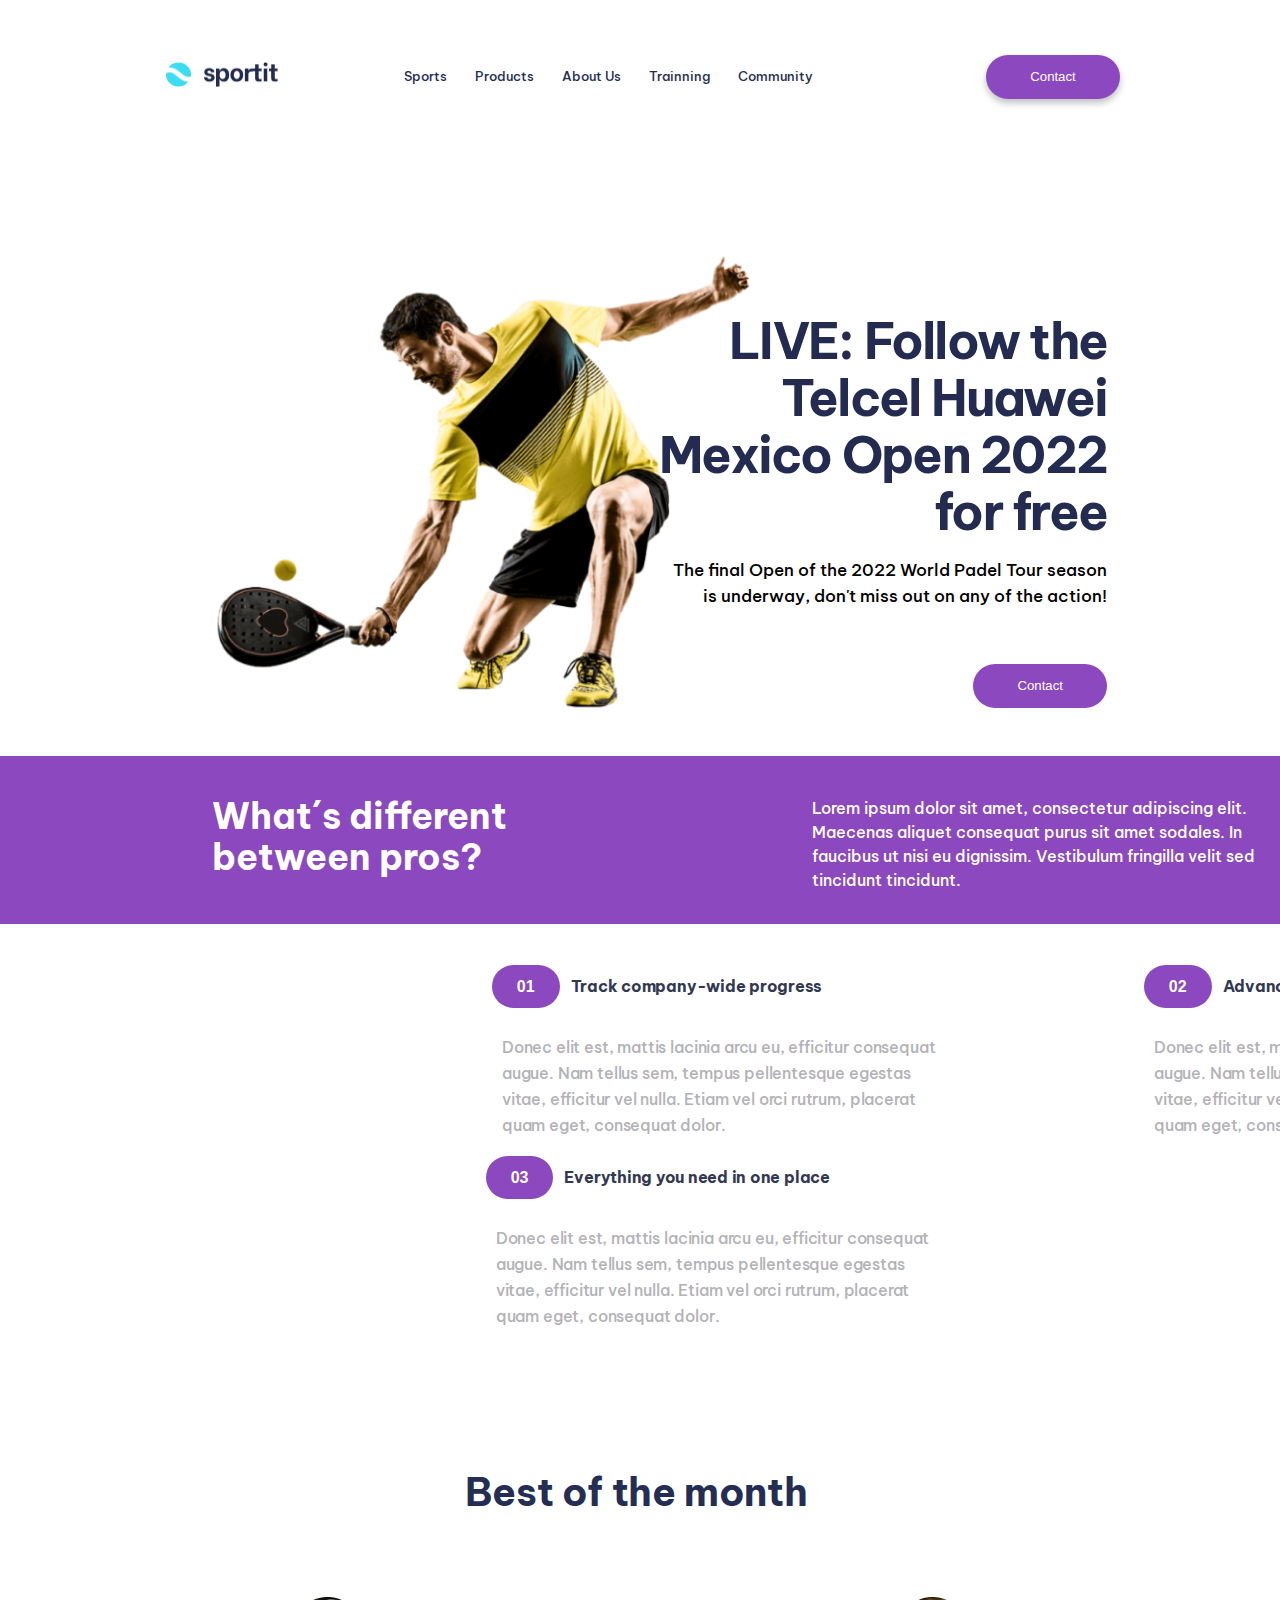
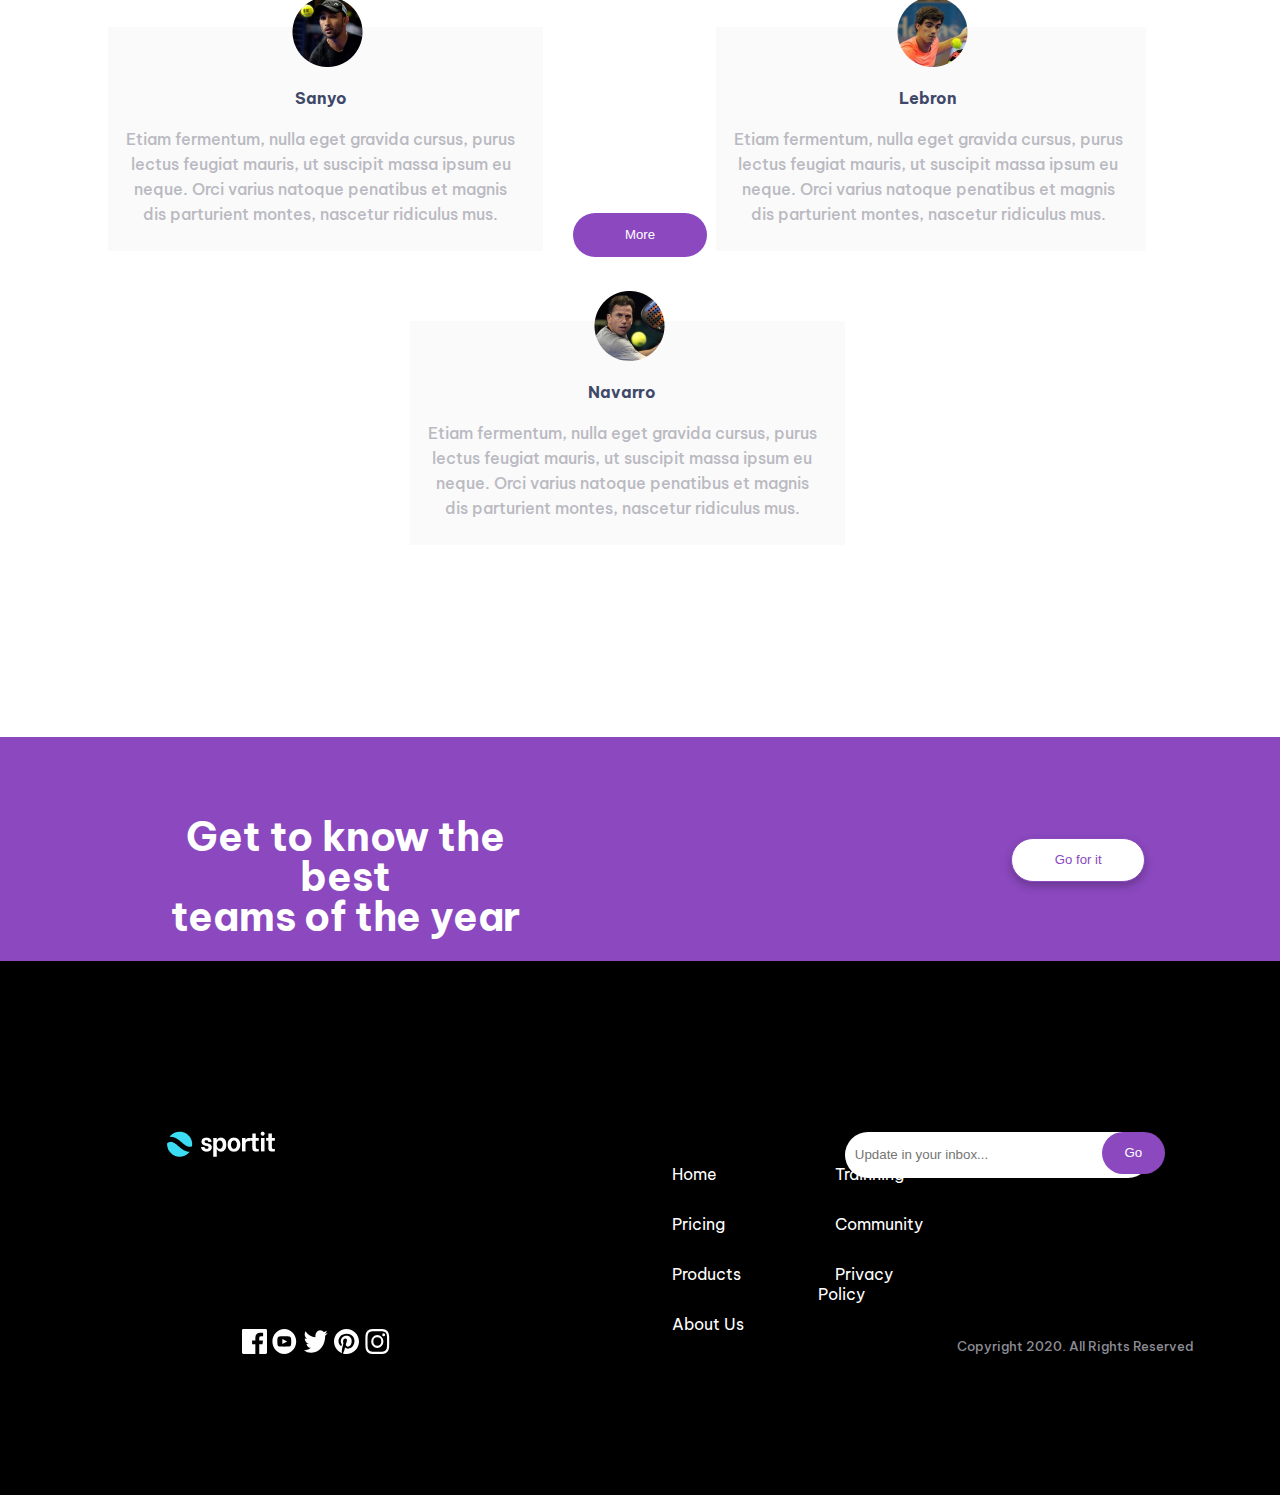
<file: index.html>
<!DOCTYPE html>
<html lang="en">
<head>
  <meta charset="UTF-8">
  <meta name="viewport" content="width=device-width, initial-scale=1.0">
  <link href="css/styles.css" rel="stylesheet">
  <link rel="stylesheet" href="https://cdnjs.cloudflare.com/ajax/libs/font-awesome/6.4.0/css/all.min.css" integrity="sha512-iecdLmaskl7CVkqkXNQ/ZH/XLlvWZOJyj7Yy7tcenmpD1ypASozpmT/E0iPtmFIB46ZmdtAc9eNBvH0H/ZpiBw==" crossorigin="anonymous" referrerpolicy="no-referrer" /> 
  <meta name="viewport" content="width=device-width, initial-scale=1" />
  <title>Sportit</title>
</head>
<header>
  <nav class="header">
    <div class="navigation">
      <div class="logo">
        <img class="logo1" src="./imagenes/logo.png" alt="imagen logo" />
        <img class="logo2" src="./imagenes/sportit.png" alt="textologo" />
      </div>
      <div class="nav_menu">
        <ul class="nav_list">
          <li class="nav__item"><a href="#">Sports</a></li>
          <li class="nav__item"><a href="#">Products</a></li>
          <li class="nav__item"><a href="#">About Us</a></li>
          <li class="nav__item"><a href="#">Trainning</a></li>
          <li class="nav__item"><a href="#">Community</a></li>
        </ul>
      </div>
      <div class="nav_right">
        <span class="mobile_menu"><i class="fa-solid fa-bars fa-2x" style="color: #000000;"></i>
        </span>
      </div>
      <button class="btn1">
        <a href="#">Contact</a>
      </button>
    </div>
  </nav>
</header>
<body>
<main>
  <section class="hero_section">
    <div>
      <img src="./imagenes/padel-intro.png" alt="tenista" />
    </div>
    <div class="hero_content">
      <div>
        <div class="text1">
          <p>LIVE: Follow the Telcel Huawei Mexico Open 2022 for free</p>
        </div>
        <div class="text2">
          <p>The final Open of the 2022 World Padel Tour season is underway, don't miss out on any of the action!</p>
      </div>
    </div>
    <button class="btn2">
      <a href="#">Contact</a>
    </button>
  </section>

  <section>
    <div class="hero_section1">
      <div class="hero_content1">
        <div>
        <p class="text3">What´s different between pros?</p>
        </div>
        <div>
        <p class="text4">Lorem ipsum dolor sit amet, consectetur adipiscing elit. Maecenas aliquet consequat purus sit amet sodales. In faucibus ut nisi eu dignissim. Vestibulum fringilla velit sed tincidunt tincidunt.</p>
        </div>
        <div>
        <p class="text5">Manage provides all the functionality your <br> teas needs, without the complexity. Our software is tailor-made for modern digital product teams</p>
        </div>
      </div>
    </div>
  </section>

  <section class="diferences_section">

    <div class="diferences_content">
      <div class="diference_content">
        <div class="diference_header">
          <button>01</button>
          <span>Track company-wide progress</span>
        </div>
        <p class="diference_content_text">Donec elit est, mattis lacinia arcu eu, efficitur consequat augue. Nam tellus sem, tempus pellentesque egestas vitae, efficitur vel nulla. Etiam vel orci rutrum, placerat quam eget, consequat dolor.</p>
      </div>
      <div class="diference_content">
        <div class="diference_header">
          <button>02</button>
          <span>Advance built-in reports</span>
        </div>
        <p class="diference_content_text">Donec elit est, mattis lacinia arcu eu, efficitur consequat augue. Nam tellus sem, tempus pellentesque egestas vitae, efficitur vel nulla. Etiam vel orci rutrum, placerat quam eget, consequat dolor.</p>
      </div>
      </div>
      <div class="diferences_content1">
      <div class="diference_content3">
        <div class="diference_header">
          <button>03</button>
          <span>Everything you need in one place</span>
        </div>
        <p class="diference_content_text">Donec elit est, mattis lacinia arcu eu, efficitur consequat augue. Nam tellus sem, tempus pellentesque egestas vitae, efficitur vel nulla. Etiam vel orci rutrum, placerat quam eget, consequat dolor.</p>
      </div>
    </div>
    </div>
  </section>

  <section>
    <div class="best">
    <h2 class="best_title">Best of the month</h2>
    </div>
    <div class="best_container">
      <div class="cards">
        <div class="card_desktop">
          <div class="card_img">
            <img src="./imagenes/avatar-sanyo.png" alt="foto sanyo" />
          </div>
          <div class="card_info">
            <h3 class="card_title">Sanyo</h3>
            <p>Etiam fermentum, nulla eget gravida cursus, purus lectus feugiat mauris, ut suscipit massa ipsum eu neque. Orci varius natoque penatibus et magnis dis parturient montes, nascetur ridiculus mus.</p>
          </div>
        </div>
                 
        <div class="card_smartphone">
          <div class="card_img">
            <img src="./imagenes/avatar.lebron.png" alt="foto lebron" />
          </div>
          <div class="card_info">
            <h3 class="card_title">Lebron</h3>
            <p>Etiam fermentum, nulla eget gravida cursus, purus lectus feugiat mauris, ut suscipit massa ipsum eu neque. Orci varius natoque penatibus et magnis dis parturient montes, nascetur ridiculus mus.</p>
          </div>
        </div>
                 
        <div class="card_desktop">
          <div class="card_img">
            <img src="./imagenes/avatar-navarro.png" alt="foto navarro" />
          </div>
          <div class="card_info">
            <h3 class="card_title">Navarro</h3>
            <p>Etiam fermentum, nulla eget gravida cursus, purus lectus feugiat mauris, ut suscipit massa ipsum eu neque. Orci varius natoque penatibus et magnis dis parturient montes, nascetur ridiculus mus.</p>
          </div>
        </div>
        <button class="best_button">
      <a href="#">More</a>
    </button>
      </div>
    <div>       
    </div>

    </section>
    <section class="go_container">
    <div class="go_for">
      
        <div>
        <p class="go_for_text">Get to know the best <br> teams of the year</p>
        </div>
        <div>
        <button class="go_for_button">
      <a href="#">Go for it</a>
    </button>
        </div>
      </div>
    </div>
  </section>
  <footer class="footer_container">
    <div class="form_container">
      <div clas="form_contact">
        <form action="/registro" method="POST">
          <input class="form_input" type="email" name="email" placeholder="Update in your inbox...">
          <button class="form_contact_button" type="submit">Go</button>
        </form>
      </div>
      <div class="footer_menu">
        <ul class="footer_list">
          <li class="footer_item"><a href="#">Home</a></li>
          <li class="footer_item"><a href="#">Pricing</a></li>
          <li class="footer_item"><a href="#">Products</a></li>
          <li class="footer_item"><a href="#">About Us</a></li>
          <li class="footer_item"><a href="#">Trainning</a></li>
          <li class="footer_item"><a href="#">Community</a></li>
          <li class="footer_item"><a href="#">Privacy Policy</a></li>
        </ul>
      </div>
      <div class="footer_social">
        <img src="./imagenes/icon-facebook.svg" alt="icon-facebook" width="25" height="25"/>
        <img src="./imagenes/icon-youtube.svg" alt="icon-youtube" width="25" height="25"/>
        <img src="./imagenes/icon-twitter.svg" alt="icon-twitter" width="25" height="25"/>
        <img src="./imagenes/icon-pinterest.svg" alt="icon-pinterest" width="25" height="25"/>
        <img src="./imagenes/icon-instagram.svg" alt="icon-instagram" width="25" height="25"/>
      </div>
      <div class="footer_logo">
        <img src="./imagenes/logo-footer.png" alt="logo blanco"/>
      </div>
      <div class="footer_rights">
      <p>Copyright 2020. All Rights Reserved</p>
      </div>
      </footer>
</main>
</body>
</html>
</file>
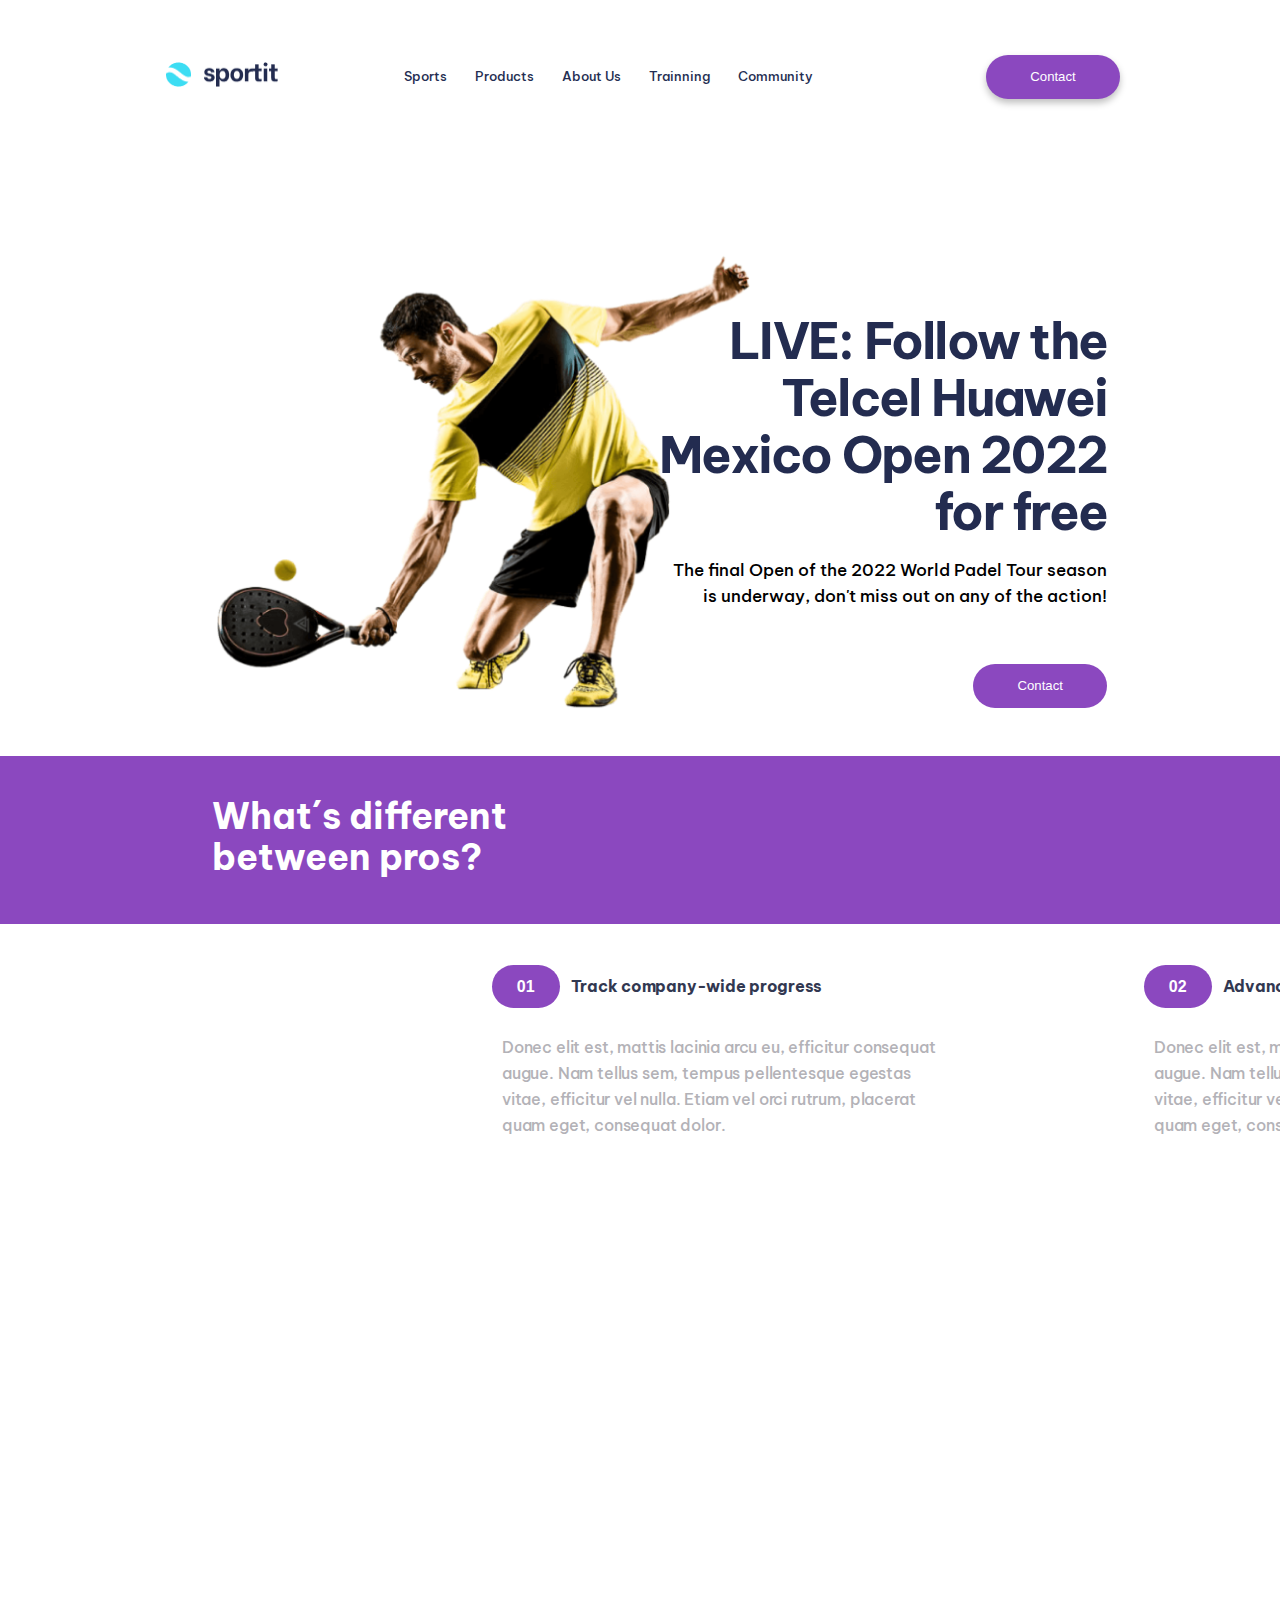
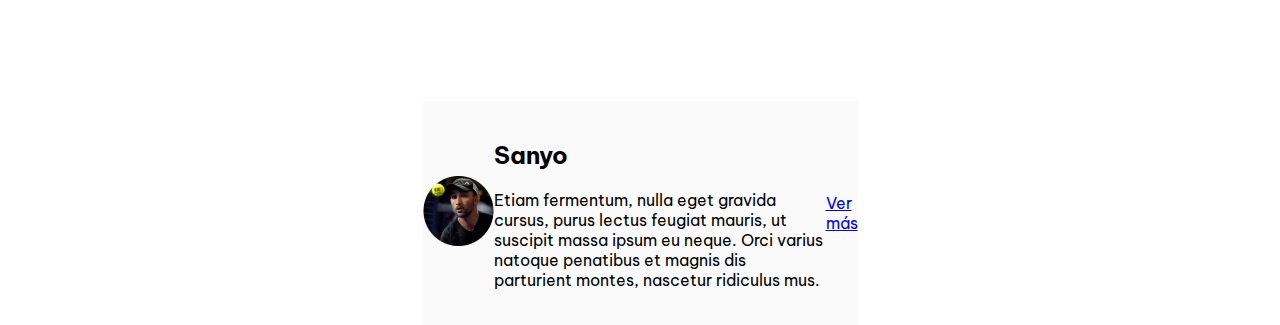
<file: index copy.html>
<!DOCTYPE html>
<html lang="en">
<head>
  <meta charset="UTF-8">
  <meta name="viewport" content="width=device-width, initial-scale=1.0">
  <link href="css/styles.css" rel="stylesheet">
  <link rel="stylesheet" href="https://cdnjs.cloudflare.com/ajax/libs/font-awesome/6.4.0/css/all.min.css" integrity="sha512-iecdLmaskl7CVkqkXNQ/ZH/XLlvWZOJyj7Yy7tcenmpD1ypASozpmT/E0iPtmFIB46ZmdtAc9eNBvH0H/ZpiBw==" crossorigin="anonymous" referrerpolicy="no-referrer" /> 
  <meta name="viewport" content="width=device-width, initial-scale=1" />
  <title>Sportit</title>
</head>
<header>
  <nav class="header">
    <div class="navigation">
      <div class="logo">
        <img class="logo1" src="./imagenes/logo.png" alt="imagen logo" />
        <img class="logo2" src="./imagenes/sportit.png" alt="textologo" />
      </div>
      <div class="nav_menu">
        <ul class="nav_list">
          <li class="nav__item"><a href="#">Sports</a></li>
          <li class="nav__item"><a href="#">Products</a></li>
          <li class="nav__item"><a href="#">About Us</a></li>
          <li class="nav__item"><a href="#">Trainning</a></li>
          <li class="nav__item"><a href="#">Community</a></li>
        </ul>
      </div>
      <div class="nav_right">
        <span class="mobile_menu"><i class="fa-solid fa-bars fa-2x" style="color: #000000;"></i>
        </span>
      </div>
      <button class="btn1">
        <a href="#">Contact</a>
      </button>
    </div>
  </nav>
</header>
<body>
<main>
  <section class="hero_section">
    <div>
      <img src="./imagenes/padel-intro.png" alt="tenista" />
    </div>
    <div class="hero_content">
      <div>
        <div class="text1">
          <p>LIVE: Follow the Telcel Huawei Mexico Open 2022 for free</p>
        </div>
        <div class="text2">
          <p>The final Open of the 2022 World Padel Tour season is underway, don't miss out on any of the action!</p>
      </div>
    </div>
    <button class="btn2">
      <a href="#">Contact</a>
    </button>
  </section>

  <section>
    <div class="hero_section1">
      <div class="hero_content1">
        <p class="text3">What´s different between pros?</p>
        <p class="text5">Manage provides all the functionality your <br> teas needs, without the complexity. Our software is tailor-made for modern digital product teams</p>
      </div>
    </div>
  </section>

  <section class="diferences_section">
    <div class="diferences_content">
      <div class="diference_content">
        <div class="diference_header">
          <button>01</button>
          <span>Track company-wide progress</span>
        </div>
        <p class="diference_content_text">Donec elit est, mattis lacinia arcu eu, efficitur consequat augue. Nam tellus sem, tempus pellentesque egestas vitae, efficitur vel nulla. Etiam vel orci rutrum, placerat quam eget, consequat dolor.</p>
      </div>
      <div class="diference_content">
        <div class="diference_header">
          <button>02</button>
          <span>Advance built-in reports</span>
        </div>
        <p class="diference_content_text">Donec elit est, mattis lacinia arcu eu, efficitur consequat augue. Nam tellus sem, tempus pellentesque egestas vitae, efficitur vel nulla. Etiam vel orci rutrum, placerat quam eget, consequat dolor.</p>
      </div>
      <div class="diferences_content1"></div>
      <div class="diference_content1">
        <div class="diference_header">
          <button>03</button>
          <span>Everything you need in one place</span>
        </div>
        <p class="diference_content_text">Donec elit est, mattis lacinia arcu eu, efficitur consequat augue. Nam tellus sem, tempus pellentesque egestas vitae, efficitur vel nulla. Etiam vel orci rutrum, placerat quam eget, consequat dolor.</p>
      </div>
    </div>
  </section>

  <section class="cards">
    <div class="card">
      <div class="card_desktop">
        <div class="card-img">
          <img class="img-perfil" src="./imagenes/avatar-sanyo.png" alt="foto sanyo" />
                </div>
                <div class="card-info">
                    <h2 class="title">Sanyo</h2>
                    <p>
                        Etiam fermentum, nulla eget gravida cursus, purus lectus feugiat mauris, ut suscipit massa ipsum eu neque. Orci varius natoque penatibus et magnis dis parturient montes, nascetur ridiculus mus.
                    </p>
                </div>



                    <a class="card-buton" href="#">Ver más</a>
                </div>
            </div>


    </div>

  </section>


</main>
  
</body>
</html>
</file>
<file: css/styles.css>
@import url("https://fonts.googleapis.com/css2?family=Be Vietnam:wght@300;400;500;600;700&display=swap");


  body {
    background: #FFFFFF;
    font-family: 'Be Vietnam';
    margin: 0;
    padding: 0;
    
  }

  html {
    scroll-behavior: smooth;
  }

  .header {
    margin-top: 49.38px;
    margin-right: 12.5%;
    margin-left: 13%;
   
  }

  .navigation {
    display: flex;
    align-items: center;
    justify-content: space-between;
  }

  .logo1 {
    width: 25px;
    height: 25px;
  }

  .logo2 {
    height: 25px;
    width: 73.68px;
    padding-left: 9px;  
  }

  .nav_menu {
    display: none;
  }

  .menu_active{
    display: block;
  }

  .nav_right {
    justify-content: flex-end;
  }

  .mobile_menu{
    display: block;
    align-items:flex-end;
  }

  .btn1 {
    display: none;
  }

  .hero_section {
    width: 400px;
    display: block;
    margin-top: 75px;
    margin-left: 40px;
  }

  .hero_section img {
    align-items: center;
    width: 95%;    
  }

  .hero_content {
    width: 400px;
    text-align: right;
    display: flex;
    flex-direction: column;
    justify-content: space-around;
    align-items: flex-end;
    gap: 28px;
    margin-top: 30px;
  }

  .text1 {
    width: 400px;
    height: 228px;
    color: #232C50;
    font-size: 50px;
    font-weight: 700;
    line-height: 57px;
    letter-spacing: -0.035em;
  }
  
  .text2 {
    width: 400px;
    height: 71px;
    color: #000000;
    font-family: Be Vietnam;
    font-size: 17px;
    font-weight: 500;
    line-height: 26px;
    letter-spacing: 0em;
  }

  .btn2 {
    color: #FFFFFF;
    display: flex;
    flex-direction: row;
    justify-content: center;
    align-items: center;
    padding: 10px;
    gap: 10px;
    width: 134px;
    height: 44px;
    background: #8B48BF;
    border-radius: 50px;
    border: #8B48BF;
    align-content: flex-end;    
  }

  .btn2 a {
    color: #FFFFFF;
    text-decoration: none;
    font-size: 13.1806px;
    font-style: normal;
    font-weight: 500;
    font-size: 13.1806px;
  }

  .hero_section1 {
    background-color: #3CDDF3;
    color: #FFFFFF;
    width: 100%;
    height: 306px;
    display: block;
    margin-top: 40px;
    margin-bottom: 0px;
    right: 0;   
  }

  .hero_content1 {
    width: 440px;
    display: flex;
    flex-direction: column;
    align-content: space-evenly;
    align-items: center;
    margin-right: 0;
    padding-left: 20px;    
  }

  .text3 {
    width: 440px;
    font-size: 36px;
    font-weight: 700;
    line-height: 41px;
    letter-spacing: 0em;
  }

  
  .text4 {
    display: none;
  }

  .text5 {
    width: 440px;
    font-size: 17px;
    font-weight: 500;
    line-height: 26px;
    letter-spacing: 0em;
    text-align: left;
    padding-left: 0;
  }

  .diferences_section {
    color: #000000;
    width: 446px;
    height: 682px;
    margin-top: 50px;
    margin-left: 34px;
    gap: 20px;
  }
  
  .diferences_content {
    display: flex;
    flex-direction: column;
    width: 446px;
    height: 214px;
  }

  .diferences_content1 {
    display: flex;
    flex-direction: column;
    gap: 40px;
    width: 446px;
    height: 214px;
    margin-top: 200px;
  }

  .diference_content1 {
    width: 446px;
    height: 158px;
    text-align: left; 
    padding: 16px;     
  }

   .diference_content2 {
    width: 446px;
    height: 158px;
    text-align: left; 
    padding: 16px;
  }

   .diference_content3 {
    width: 446px;
    height: 158px;
    text-align: left; 
    padding: 16px;
    margin-top: 45px;
    padding-left: 1%;
  }

   .diference_header {
    display: flex;
    width: 446px;
    height: 43px;
    gap: 10px;
    text-align: left;
  }

  .diference_header button {
    color: #FFFFFF;
    display: flex;
    flex-direction: row;
    justify-content: center;
    align-items: center;
    padding: 10px;
    width: 69px;
    height: 43px;
    background: #8B48BF;
    border-radius: 30px;
    border: #8B48BF;
    align-content: flex-end;
    padding: 10px 25px 10px 25px;
    font-size: 16px;
    font-weight: 700;
    line-height: 23.38px;
    letter-spacing: 0em;
  }
 
  .diference_header span {
    display: flex;
    background: rgb(139, 72, 191, 0.3);
    width: 100%;
    color: #323851;
    align-items: center;
    font-size: 16px;
    font-weight: 700;
    line-height: 23px;
    letter-spacing: -0.015em;
    text-align: left;
    margin-left: -27px;
    padding-left: 28px;
  }

  .diference_content_text {
    color: #B3B2B7;
    width: 400px;
    height: 150px;
    font-size: 16px;
    font-weight: 500;
    line-height: 26px;
    letter-spacing: -0.01em;
    padding: 10px;
  }

  .cards {
    display: flex;
    flex-wrap: wrap;
    justify-content: space-evenly;
    width: 100%; 
    position: relative;   
  }

  .card_smartphone{
    background-color: #FAFAFA;
    margin-top: 70px;
    width: 430px;
    height: 224px;
    align-items: center;
    display: flex;
    margin-right: 2%;
    margin-left: 3%;
    position: relative;    
  }

  .card_desktop {
    display: none;
  }

  .best {
    width: 100%;
    text-align: center;
  }
  
  .best_title {
    color: #242E53;
    font-size: 39px;
    font-weight: 700;
    line-height: 61px;
    letter-spacing: -0.01em;
    width: 334.41070556640625px;
    height: 61px;
    margin-top: 60px;
    margin-left: 74px;
    margin-bottom: 35px;
  }

  .best_container{
    display: flex;
  }

  .card_img {
    width: 100%;
    position: absolute;
    top: -30px;
    left: 180px;        
  }

  .card_title {
    color: #3F4868;
    font-size: 16px;
    font-weight: 700;
    line-height: 25px;
    letter-spacing: -0.01em;
    text-align: center;
  }

  .card_info {
    margin-top: 18%;
    text-align: center;
    width: 390px;
    height: 215px;
    padding-left: 4%;
  }

  .card_info p {
    color: #B9B9C1;
    font-size: 16px;
    font-weight: 500;
    line-height: 25px;
    letter-spacing: 0em;
    text-align: center;
  }

  .best_button {
    display: flex;
    color: #FFFFFF;
    width: 134px;
    height: 44px;
    background: #8B48BF;
    border-radius: 50px;
    border: #8B48BF;
    margin-top: 11%;
    display: flex;
    justify-content: center;
    align-items: center;
    text-decoration: none;
  }

  .best_button a {
    color: #FFFFFF;
    text-decoration: none;
    font-size: 13.1806px;
    font-style: normal;
    font-weight: 500;
    font-size: 13.1806px;
    cursor: pointer;
  }

  .go_container {
    display: flex;
  }

  .go_for {
    background-color: #3CDDF3;
    color: #FFFFFF;
    width: 484px;
    height: 366px;
    margin-top: 56px;
    box-sizing: border-box;
    right: 0;
    padding: 40px 50px 100px 55px;
    gap: 10px;
    text-align: center;
    display: flex;
    flex-direction: column;
    justify-content: space-evenly;
  }

  .go_for_text {
    display: flex;
    justify-content: center;
    width: 324px;
    height: 192px;
    font-size: 40px;
    font-weight: 700;
    line-height: 48px;
    letter-spacing: -0.005em;
    align-content: center;
  }
  
  .go_for_button {
    color: #FFFFFF;
    width: 134px;
    height: 44px;
    background: #232C50;
    border-radius: 50px;
    border: #232C50;
    box-shadow: 0px 4px 8px 0px rgba(0, 0, 0, 0.25);  
  }

  .go_for_button a {
    color: #FFFFFF;
    text-decoration: none;
    font-size: 13.1806px;
    font-style: normal;
    font-weight: 500;
    font-size: 13.1806px;
    shape-outside: 25%;
  }

  .footer_container {
    background: #000000;
    align-items: center;
    position: sticky;
    height: 534.71px;
    padding: -5%;
  }

  footer {
  display: flex;
  height: 450px;
 }

  .form_contact {
    display: flex;
    position: relative;
    padding-top: 15%; 
    height: 68.52px; 
  }

  .form_input {   
    background-color: rgba(255, 255, 255, 1);
    border: none;
    width: 280px;
    height: 26px;
    padding: 10px;
    border-radius: 50px;
    gap: 5px;
    display: flex;
    justify-content: space-between;
    align-items: center;
    padding-right: 6px;
    position: absolute;
    left: 25px;
    top: 35px;
  }

  .form_contact_button {
    color: #FFFFFF;
    display: flex;
    justify-content: center;
    align-items: center;
    padding: 10px;
    gap: 10px;
    width: 63px;
    height: 42px;
    background: #8B48BF;
    border-radius: 50px;
    border: #8B48BF;
    align-content: flex-end; 
    position: absolute; 
    right: 25px; 
    top: 35px; 
  }

  .footer_menu {
    width: 364px;
    height: 161.14px;
    order: 0;
    flex-grow: 0; 
    gap: 150px;
    margin-top: 18%;
  }

  .footer_list {
    list-style: none;
    width: 110px;
    height: 150px;
    display: flex;
    flex-direction: column;
    gap: 12px;
    flex-wrap: wrap; 
    padding-left: 22%;
  }

  .footer_item {
    width: 130px;
    margin-left: 2%;
  }

  .footer_item a {
    color: #FFFFFF;
    width: 150px;
    height: 18px;
    font-size: 16px;
    font-weight: 400;
    line-height: 12px;
    letter-spacing: 0em;
    text-decoration: none;
    cursor: pointer;
    text-align: left;    
    padding: 8px;
    margin-left: 7%;
  }

  .footer_social {
    display: flex;
    justify-content: space-around;
    width: 390px;
    height: 42.05px;
    padding: 20px 50px 10px 30px;    
  }

  .footer_logo {
    text-align: center;
    margin-left: -35px;
  }

   .footer_logo_img {
    width: 100%;
    height: 45px;
    margin-top: 40%;
  }

  .footer_rights {
    display: inline-block;
    width: 100%;
    height: 38px;
    padding-bottom: 30px;
    gap: 10px;
  }

  .footer_rights p {
    color: rgba(140, 140, 148, 1);
    font-size: 13px;
    font-weight: 500;
    line-height: 18px;
    letter-spacing: 0em;
    display: flex;
    justify-content: center;  
  }
    


  @media (min-width: 768px) {
  
  .nav_menu {
    display: flex;
    order: 0;
    flex-grow: 0;    
  }


  .nav_list {    
    display: flex;
    align-items: center;
    justify-content: space-around;
    list-style: none;
    gap: 28px;
    }

  .nav_list a {
    font-family: 'Be Vietnam';
    color: #242E52;
    width: 73px;
    height: 23px;
    font-size: 13px;
    font-weight: 500;
    line-height: 19px;
    letter-spacing: 0em;
    text-decoration: none;
    cursor: pointer;
    line-height: 23px;
    letter-spacing: 0em;
    text-align: center;
  }

  .nav_item a:hover {
    color: rgba(36, 46, 82, 0.6);
  }

  .btn1 {
    color: #FFFFFF;
    display: flex;
    flex-direction: row;
    justify-content: center;
    align-items: center;
    padding: 10px;
    gap: 10px;
    width: 134px;
    height: 44px;
    background: #8B48BF;
    box-shadow: 0px 4px 7px rgba(0, 0, 0, 0.25);
    border-radius: 50px;
    border: #8B48BF;
    flex: none;
    order: 2;
    flex-grow: 0;    
  }

  .btn1 a {
    color: #FFFFFF;
    text-decoration: none;
    font-size: 13.1806px;
    font-style: normal;
    font-weight: 500;
    font-size: 13.1806px;    
  }

  .mobile_menu {
    display: none;
  }

  .hero_section {
    width: 73%;
    padding-top: 75px;
    margin-right: 11.5%;
    margin-left: 13.5%;
    display: flex;
    justify-content: space-between;
  }

  .hero_section img {
    width: 100%;
    margin-left: 8%;
  }

  .hero_content {
    display: flex;
    flex-direction: column;
    margin-top: 0;
    justify-content: space-evenly;
  }

  .text1 {
    width: 450px;
    height: 228px;
    color: #232C50;
    font-size: 50px;
    font-weight: 700;
    line-height: 57px;
    letter-spacing: -0.035em;
  }

  
  .text2 {
    width: 450px;
    height: 71px;
    color: #000000;
    font-size: 17px;
    font-weight: 500;
    line-height: 26px;
    letter-spacing: 0em;
  }

 .btn2 {
    color: #FFFFFF;
    display: flex;
    flex-direction: row;
    justify-content: center;
    align-items: center;
    padding: 10px;
    gap: 10px;
    width: 134px;
    height: 44px;
    background: #8B48BF;
    border-radius: 50px;
    border: #8B48BF;
    align-content: flex-end;
  }

  .btn2 a {
    color: #FFFFFF;
    text-decoration: none;
    font-size: 13.1806px;
    font-style: normal;
    font-weight: 500;
    font-size: 13.1806px;
  }

  .hero_section1 {
    background-color: #8B48BF;
    width: 100%;
    height: 168px;
    display: flex;
  }

  .hero_content1 {
    width: 100%;
    display: flex;
    flex-direction: column;
    flex-direction: inherit;
    align-content: center;
    margin-right: 0;
    margin-left: 15%;
    margin-top: 0;
    padding-left: 20px;  
    gap: 150px;  
  }
  
  .text3 {
    display: flex;
    width: 450px;
    height: 88px;
    font-size: 36px;
    font-weight: 700;
    line-height: 41px;
    letter-spacing: 0em;
  }
    
  .text4 {
    display: flex;
    width: 450px;
    height: 88px;
    font-size: 16px;
    font-weight: 500;
    line-height: 24px;
    letter-spacing: 0em;
  }

  .text5 {
    display: none;
  }

  .diferences_section {
    width: 1133px;
    height: 162;
    display: flex;
    margin-top: 2%;
  }

  .diferences_content {
    gap: 160px;
    width: 553px;
    height: 428px;
    margin-left: 39%;
    display: flex;
    flex-direction: column;
    flex-direction: inherit;
    padding: 40px, 0px, 40px, 0px;  
    justify-content: space-around; 
  }

  
  .diferences_content1 {
    display: flex;
    align-items: center;
    justify-content: center; 
    margin-left: -46%;
    margin-top: 14%;
  }

   .diference_content {
    width: 530px;
    height: 162px;
    text-align: left; 
    padding: 16px;     
  }

  .diference_content3 {
    width: 530px;
    height: 162px;
    text-align: left; 
    padding: 16px;
  }

  .diference_header span {
    background: none;    
  }

  .diference_content_text {    
    width: 440px;
    font-weight: 17px;    
  }

  .card_desktop {
    background-color: #FAFAFA;
    margin-top: 70px;
    width: 435px;
    height: 224px;
    align-items: center;
    display: flex;
    margin-right: 2%;
    margin-left: 0;
    position: relative;    
  }

   .best {
    width: 100%;
    text-align: center;
    margin-top: -18%;
  }
  
  .best_title {
    width: 100%;
    margin-left: -4px;
  }
  
  .best_container {
    width: 100%;
    display: flex;
    text-align: center;
  }

  .cards {
    display: flex;
    position: relative;   
  }
  .card_img {
    position: absolute;
    left: 2px;
  }

  .best_button {
    position: absolute;
    display: flex;
    margin-left: 0%;
    margin-top: 20%;
    z-index: 1;
    cursor:pointer    
  }

  .go_container {
    display: flex;
  }

  .go_for {
    background-color: #8B48BF;
    width: 100%;
    height: 224px;
    margin-top: 15%;
    gap: 500px;
    text-align: center;
    display: flex;
    flex-direction: column;
    flex-direction: inherit; 
    position: relative;   
  }

  .go_for_text {
    display: flex;
    width: 393px;
    height: 224px;
    font-size: 40px;
    font-weight: 700;
    line-height: 40px;
    letter-spacing: -0.005em;
    align-content: center;
  }
  
 .go_for_button {
    color: #8B48BF;
    width: 134px;
    height: 44px;
    background: #FFFFFF;
    border-radius: 50px;
    border: #8B48BF solid 1px;
    box-shadow: 0px 4px 8px 0px rgba(0, 0, 0, 0.25);
    position: absolute; 
    top: 45%;
    left: 79%;
  }

  .go_for_button a {
    color: #8B48BF;
    text-decoration: none;
    font-size: 13.1806px;
    font-style: normal;
    font-weight: 500;
    font-size: 13.1806px;
    shape-outside: 25%;
  }

  footer {
    position: relative;
  }

  .form_contact {
    display: flex;
    position: relative;
    width: 100%;
    height: 68.52px; 
  }

  .form_input {   
    background-color: rgba(255, 255, 255, 1);
    border: none;
    width: 290px;
    height: 26px;
    padding: 10px;
    border-radius: 50px;
    gap: 5px;
    display: flex;
    justify-content: flex-end;
    align-items: center;
    padding-right: 6px;
    position: absolute;
    left: 66%;
    top: 32%;
  }

  .form_contact_button {
    color: #FFFFFF;
    display: flex;
    justify-content: center;
    align-items: center;
    padding: 10px;
    gap: 10px;
    width: 63px;
    height: 42px;
    background: #8B48BF;
    border-radius: 50px;
    border: #8B48BF;
    align-content: flex-end; 
    position: absolute; 
    right: 9%; 
    top: 32%; 
  }

  footer {
    height: 500px;
  }

  .footer_menu {
    display: flex;
    width: 100%;
    height: 161.14px;
    order: 0;
    flex-grow: 0; 
    gap: 150px;
    margin-top: 18%;
    padding-left: 85%;
  }

  .footer_list {
    list-style: none;
    width: 100%;
    height: 200px;
    display: flex;
    flex-direction: column;
    gap: 30px;
    flex-wrap: wrap; 
    padding-left:50%;
    margin-left: 90%;
  }

  .footer_item {
    width: 130px;
    margin-left: 2%;
  }

  .footer_item a {
    color: #FFFFFF;
    width: 150px;
    height: 18px;
    font-size: 16px;
    font-weight: 400;
    line-height: 12px;
    letter-spacing: 0em;
    text-decoration: none;
    cursor: pointer;
    text-align: left;    
    padding: 8px;
    margin-left: 7%;
  }

  .footer_social {
    display: flex;
    justify-content: space-around;
    width: 153.89px;
    height: 22.05px;
    padding: 20px 50px 10px 30px; 
    margin-left: 72%;   
  }

  .footer_logo {
    text-align: center;
    position: absolute;
    top: 30%;
    left: 15%;
  }

   .footer_logo_img {
    width: 107.68;
    height: 45px;
    margin-top: 40%;
    
  }

  .footer_rights {
    display: inline-block;
    width: 100%;
    height: 38px;
    padding-bottom: 30px;
    gap: 10px;
    position: absolute;
    top: 68%;
    left: 34%;
  }

  .footer_rights p {
    color: rgba(140, 140, 148, 1);
    font-size: 13px;
    font-weight: 500;
    line-height: 18px;
    letter-spacing: 0em;
    display: flex;
    justify-content: center;  
  }



}
</file>
